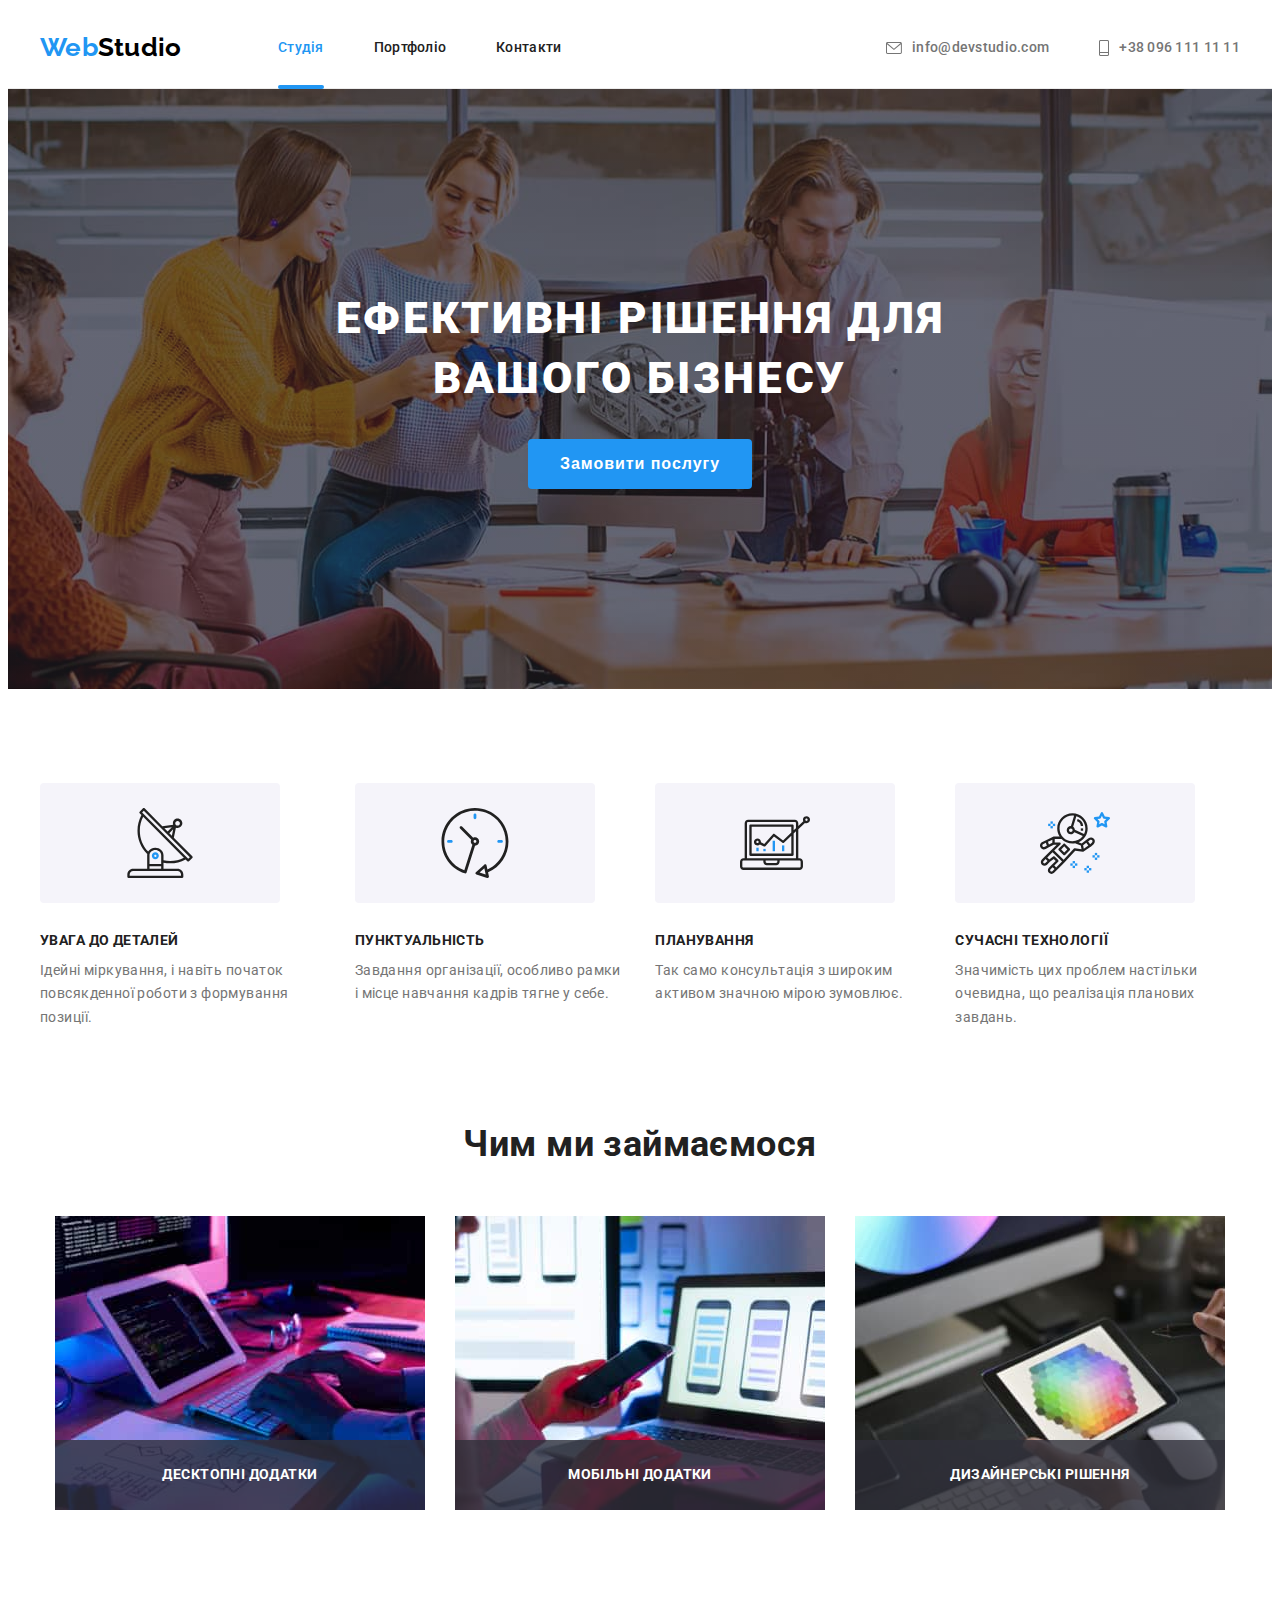
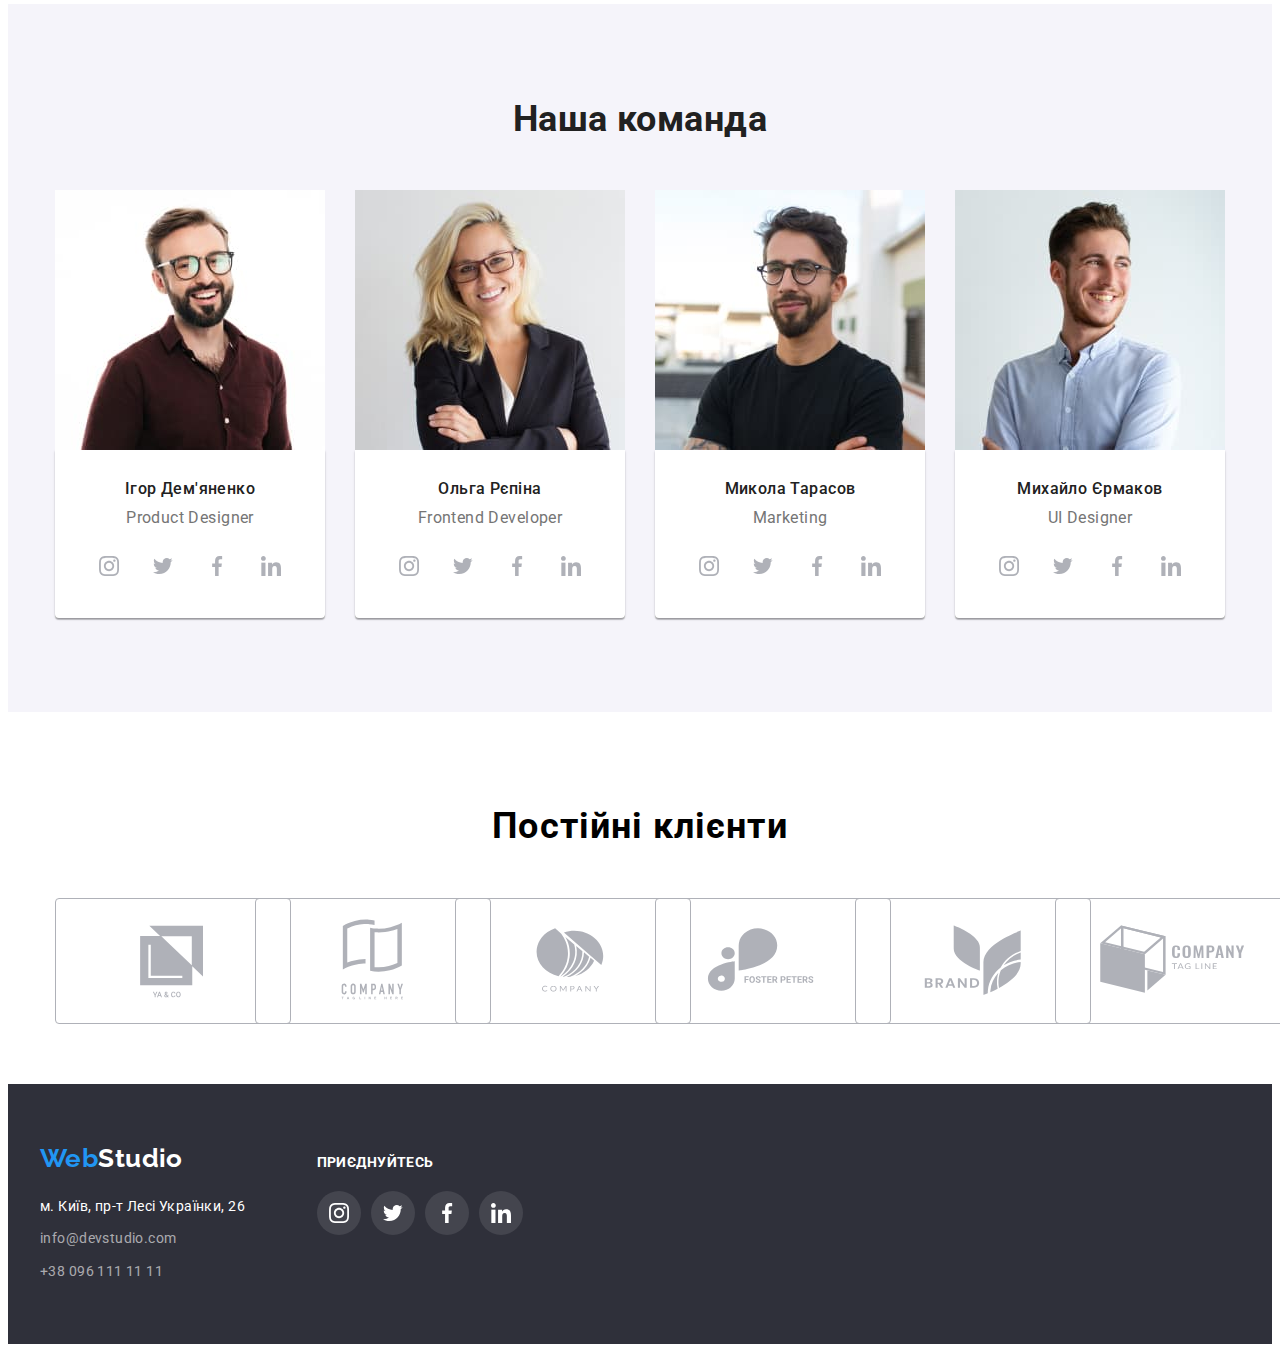
<file: index.html>
<!DOCTYPE html>
<html lang="uk">
  <head>
    <meta charset="UTF-8" />
    <meta http-equiv="X-UA-Compatible" content="IE=edge" />
    <meta name="viewport" content="width=device-width, initial-scale=1.0" />
    <title>Студія</title>
    <link rel="preconnect" href="https://fonts.googleapis.com" />
    <link rel="preconnect" href="https://fonts.gstatic.com" crossorigin />
    <link
      href="https://fonts.googleapis.com/css2?family=Raleway:wght@700&family=Roboto:wght@400;500;700;900&display=swap"
      rel="stylesheet"
    />
    <link
      rel="stylesheet"
      href="https://cdnjs.cloudflare.com/ajax/libs/modern-normalize/1.1.0/modern-normalize.min.css"
      integrity="sha512-wpPYUAdjBVSE4KJnH1VR1HeZfpl1ub8YT/NKx4PuQ5NmX2tKuGu6U/JRp5y+Y8XG2tV+wKQpNHVUX03MfMFn9Q=="
      crossorigin="anonymous"
      referrerpolicy="no-referrer"
    />
    <link rel="stylesheet" href="./css/styles.css" />
  </head>
  <body>
    <!-- Наведение по сайту -->
    <header class="header">
      <div class="container header-container">
        <a href="./index.html" class="header-logo"
          ><span class="logo-first">Web</span
          ><span class="logo-second">Studio</span>
        </a>
        <nav class="nav">
          <ul class="nav-list">
            <li class="nav-item">
              <a class="nav-link link current" href="./index.html">Студія</a>
            </li>
            <li class="nav-item">
              <a class="nav-link link" href="./portfolio.html">Портфоліо</a>
            </li>
            <li class="nav-item">
              <a class="nav-link link" href="#">Контакти</a>
            </li>
          </ul>
        </nav>
        <ul class="contacts">
          <li class="contacts-link">
            <a class="contact link" href="mailto:info@devstudio.com">
              <svg class="mail" width="16" height="12">
                <use href="./images/icons.svg#icon-mail"></use>
              </svg>
              info@devstudio.com
            </a>
          </li>
          <li class="contacts-link">
            <a class="contact link" href="tel:+380961111111">
              <svg class="phone" width="10" height="16">
                <use href="./images/icons.svg#icon-phone"></use>
              </svg>
              +38 096 111 11 11
            </a>
          </li>
        </ul>
      </div>
    </header>

    <main>
      <!-- Hero -->
      <section class="hero section">
        <div class="container">
          <h1 class="hero-title">Ефективні рішення для вашого бізнесу</h1>
          <button class="hero-button button" type="button" data-modal-open>
            Замовити послугу
          </button>
        </div>
      </section>

      <!-- Преимущества -->
      <section class="benefits section">
        <div class="container">
          <h2 class="benefits-title visually-hidden">Переваги</h2>
          <ul class="benefits-link">
            <li class="benefits-item">
              <div class="benefist-list">
                <svg class="benefits-icon-list" width="70" height="70">
                  <use
                    class="icon-benefits"
                    href="./images/icons.svg#icon-antenna"
                  ></use>
                </svg>
              </div>
              <h3 class="benefits-item-title">УВАГА ДО ДЕТАЛЕЙ</h3>
              <p class="benefits-item-text">
                Ідейні міркування, і навіть початок повсякденної роботи з
                формування позиції.
              </p>
            </li>
            <li class="benefits-item">
              <div class="benefist-list">
                <svg class="benefits-icon-list" width="70" height="70">
                  <use
                    class="icon-benefits"
                    href="./images/icons.svg#icon-clock"
                  ></use>
                </svg>
              </div>
              <h3 class="benefits-item-title">ПУНКТУАЛЬНІСТЬ</h3>
              <p class="benefits-item-text">
                Завдання організації, особливо рамки і місце навчання кадрів
                тягне у себе.
              </p>
            </li>
            <li class="benefits-item">
              <div class="benefist-list">
                <svg class="benefits-icon-list" width="70" height="70">
                  <use
                    class="icon-benefits"
                    href="./images/icons.svg#icon-diagram"
                  ></use>
                </svg>
              </div>
              <h3 class="benefits-item-title">ПЛАНУВАННЯ</h3>
              <p class="benefits-item-text">
                Так само консультація з широким активом значною мірою зумовлює.
              </p>
            </li>
            <li class="benefits-item">
              <div class="benefist-list">
                <svg class="benefits-icon-list" width="70" height="70">
                  <use
                    class="icon-benefits"
                    href="./images/icons.svg#icon-astronaut"
                  ></use>
                </svg>
              </div>
              <h3 class="benefits-item-title">СУЧАСНІ ТЕХНОЛОГІЇ</h3>
              <p class="benefits-item-text">
                Значимість цих проблем настільки очевидна, що реалізація
                планових завдань.
              </p>
            </li>
          </ul>
        </div>
      </section>

      <!-- Род занятий -->
      <section class="work section">
        <div class="container">
          <h2 class="work-title">Чим ми займаємося</h2>
          <ul class="work-images">
            <li class="work-list">
              <img src="./images/img.jpg" alt="Робота" width="370" />
              <div class="work-ideas">
                <p class="work-text">Десктопні додатки</p>
              </div>
            </li>
            <li class="work-list">
              <img src="./images/img1.jpg" alt="Тестування" width="370" />
              <div class="work-ideas">
                <p class="work-text">Мобільні додатки</p>
              </div>
            </li>
            <li class="work-list">
              <img src="./images/img2.jpg" alt="Дизайн" width="370" />
              <div class="work-ideas">
                <p class="work-text">Дизайнерські рішення</p>
              </div>
            </li>
          </ul>
        </div>
      </section>

      <!-- Команда -->
      <section class="comand section">
        <div class="container">
          <h2 class="comand-title">Наша команда</h2>
          <ul class="comand-list">
            <li class="comand-item">
              <img src="./images/person1.jpg" alt="Портрет" width="270" />
              <div class="comand-item-text">
                <p class="comand-text">Ігор Дем'яненко</p>
                <p class="comand-profession">Product Designer</p>
                <ul class="comand-media-list">
                  <li class="socials-list-item">
                    <a class="socials-link" href="">
                      <svg class="socials-icon" width="20" height="20">
                        <use href="./images/icons.svg#icon-instagram"></use>
                      </svg>
                    </a>
                  </li>
                  <li class="socials-list-item">
                    <a class="socials-link" href="">
                      <svg class="socials-icon" width="20" height="20">
                        <use href="./images/icons.svg#icon-Vector"></use>
                      </svg>
                    </a>
                  </li>
                  <li class="socials-list-item">
                    <a class="socials-link" href="">
                      <svg class="socials-icon" width="20" height="20">
                        <use href="./images/icons.svg#icon-facebook"></use>
                      </svg>
                    </a>
                  </li>
                  <li class="socials-list-item">
                    <a class="socials-link" href="">
                      <svg class="socials-icon" width="20" height="20">
                        <use href="./images/icons.svg#icon-linkedin"></use>
                      </svg>
                    </a>
                  </li>
                </ul>
              </div>
            </li>
            <li class="comand-item">
              <img src="./images/person4.jpg" alt="Портрет" width="270" />
              <div class="comand-item-text">
                <p class="comand-text">Ольга Рєпіна</p>
                <p class="comand-profession">Frontend Developer</p>
                <ul class="comand-media-list">
                  <li class="socials-list-item">
                    <a class="socials-link" href="">
                      <svg class="socials-icon" width="20" height="20">
                        <use href="./images/icons.svg#icon-instagram"></use>
                      </svg>
                    </a>
                  </li>
                  <li class="socials-list-item">
                    <a class="socials-link" href="">
                      <svg class="socials-icon" width="20" height="20">
                        <use href="./images/icons.svg#icon-Vector"></use>
                      </svg>
                    </a>
                  </li>
                  <li class="socials-list-item">
                    <a class="socials-link" href="">
                      <svg class="socials-icon" width="20" height="20">
                        <use href="./images/icons.svg#icon-facebook"></use>
                      </svg>
                    </a>
                  </li>
                  <li class="socials-list-item">
                    <a class="socials-link" href="">
                      <svg class="socials-icon" width="20" height="20">
                        <use href="./images/icons.svg#icon-linkedin"></use>
                      </svg>
                    </a>
                  </li>
                </ul>
              </div>
            </li>
            <li class="comand-item">
              <img src="./images/person3.jpg" alt="Портрет" width="270" />
              <div class="comand-item-text">
                <p class="comand-text">Микола Тарасов</p>
                <p class="comand-profession">Marketing</p>
                <ul class="comand-media-list">
                  <li class="socials-list-item">
                    <a class="socials-link" href="">
                      <svg class="socials-icon" width="20" height="20">
                        <use href="./images/icons.svg#icon-instagram"></use>
                      </svg>
                    </a>
                  </li>
                  <li class="socials-list-item">
                    <a class="socials-link" href="">
                      <svg class="socials-icon" width="20" height="20">
                        <use href="./images/icons.svg#icon-Vector"></use>
                      </svg>
                    </a>
                  </li>
                  <li class="socials-list-item">
                    <a class="socials-link" href="">
                      <svg class="socials-icon" width="20" height="20">
                        <use href="./images/icons.svg#icon-facebook"></use>
                      </svg>
                    </a>
                  </li>
                  <li class="socials-list-item">
                    <a class="socials-link" href="">
                      <svg class="socials-icon" width="20" height="20">
                        <use href="./images/icons.svg#icon-linkedin"></use>
                      </svg>
                    </a>
                  </li>
                </ul>
              </div>
            </li>
            <li class="comand-item">
              <img src="./images/person2.jpg" alt="Портрет" width="270" />
              <div class="comand-item-text">
                <p class="comand-text">Михайло Єрмаков</p>
                <p class="comand-profession">UI Designer</p>
                <ul class="comand-media-list">
                  <li class="socials-list-item">
                    <a class="socials-link" href="">
                      <svg class="socials-icon" width="20" height="20">
                        <use href="./images/icons.svg#icon-instagram"></use>
                      </svg>
                    </a>
                  </li>
                  <li class="socials-list-item">
                    <a class="socials-link" href="">
                      <svg class="socials-icon" width="20" height="20">
                        <use href="./images/icons.svg#icon-Vector"></use>
                      </svg>
                    </a>
                  </li>
                  <li class="socials-list-item">
                    <a class="socials-link" href="">
                      <svg class="socials-icon" width="20" height="20">
                        <use href="./images/icons.svg#icon-facebook"></use>
                      </svg>
                    </a>
                  </li>
                  <li class="socials-list-item">
                    <a class="socials-link" href="">
                      <svg class="socials-icon" width="20" height="20">
                        <use href="./images/icons.svg#icon-linkedin"></use>
                      </svg>
                    </a>
                  </li>
                </ul>
              </div>
            </li>
          </ul>
        </div>
      </section>
    </main>

    <!-- Постоянные Клиенты -->
    <section class="section">
      <div class="container">
        <h2 class="clients-title">Постійні клієнти</h2>
        <ul class="clients-list">
          <li class="clients-item">
            <a class="clients-link" href="#">
              <svg class="clients-icon">
                <use href="./images/icons.svg#icon-Logo"></use>
              </svg>
            </a>
          </li>
          <li class="clients-item">
            <a class="clients-link" href="#">
              <svg class="clients-icon">
                <use href="./images/icons.svg#icon-Logo-1"></use>
              </svg>
            </a>
          </li>
          <li class="clients-item">
            <a class="clients-link" href="#">
              <svg class="clients-icon">
                <use href="./images/icons.svg#icon-Logo-2"></use>
              </svg>
            </a>
          </li>
          <li class="clients-item">
            <a class="clients-link" href="#">
              <svg class="clients-icon">
                <use href="./images/icons.svg#icon-Logo-3"></use>
              </svg>
            </a>
          </li>
          <li class="clients-item">
            <a class="clients-link" href="#">
              <svg class="clients-icon">
                <use href="./images/icons.svg#icon-Logo-4"></use>
              </svg>
            </a>
          </li>
          <li class="clients-item">
            <a class="clients-link" href="#">
              <svg class="clients-icon">
                <use href="./images/icons.svg#icon-Logo-5"></use>
              </svg>
            </a>
          </li>
        </ul>
      </div>
    </section>

    <!-- Контактная инфо -->
    <footer class="footer">
      <div class="container">
        <div class="footer-content">
          <div class="footer-contact">
            <a href="./index.html" class="footer-logo"
              ><span class="logo-first">Web</span
              ><span class="logo-second color">Studio</span>
            </a>
            <address class="address">
              <ul class="footer-item">
                <li class="footer-list list-address">
                  <a
                    class="footer-map"
                    href="https://goo.gl/maps/SfLGjtbYT2zmBpAr8"
                    target="_blank"
                    rel="noopener noreferrer nofollow"
                    >м. Київ, пр-т Лесі Українки, 26</a
                  >
                </li>
                <li class="list-address">
                  <a class="footer-contact" href="mailto:info@devstudio.com"
                    >info@devstudio.com</a
                  >
                </li>
                <li class="list-address">
                  <a class="footer-contact" href="tel:+380961111111"
                    >+38 096 111 11 11</a
                  >
                </li>
              </ul>
            </address>
          </div>

          <div class="socials">
            <p class="socials-title">Приєднуйтесь</p>
            <ul class="social-list">
              <li class="social-item">
                <a class="social-link" href="">
                  <svg class="social-icon" width="20" height="20">
                    <use href="./images/icons.svg#icon-instagram"></use>
                  </svg>
                </a>
              </li>
              <li class="social-item">
                <a class="social-link" href="">
                  <svg class="social-icon" width="20" height="20">
                    <use href="./images/icons.svg#icon-Vector"></use>
                  </svg>
                </a>
              </li>
              <li class="social-item">
                <a class="social-link" href="">
                  <svg class="social-icon" width="20" height="20">
                    <use href="./images/icons.svg#icon-facebook"></use>
                  </svg>
                </a>
              </li>
              <li class="social-item">
                <a class="social-link" href="">
                  <svg class="social-icon" width="20" height="20">
                    <use href="./images/icons.svg#icon-linkedin"></use>
                  </svg>
                </a>
              </li>
            </ul>
          </div>
        </div>
      </div>
    </footer>

    <div class="backdrop is-hidden" data-modal>
      <div class="modal">
        <button class="button-close" type="button" data-modal-close>
          <svg class="icon-close" width="18" height="18">
            <use href="./images/icons.svg#icon-close-black"></use>
          </svg>
        </button>
      </div>
    </div>
    <script src="./js/modal.js"></script>
  </body>
</html>
</file>
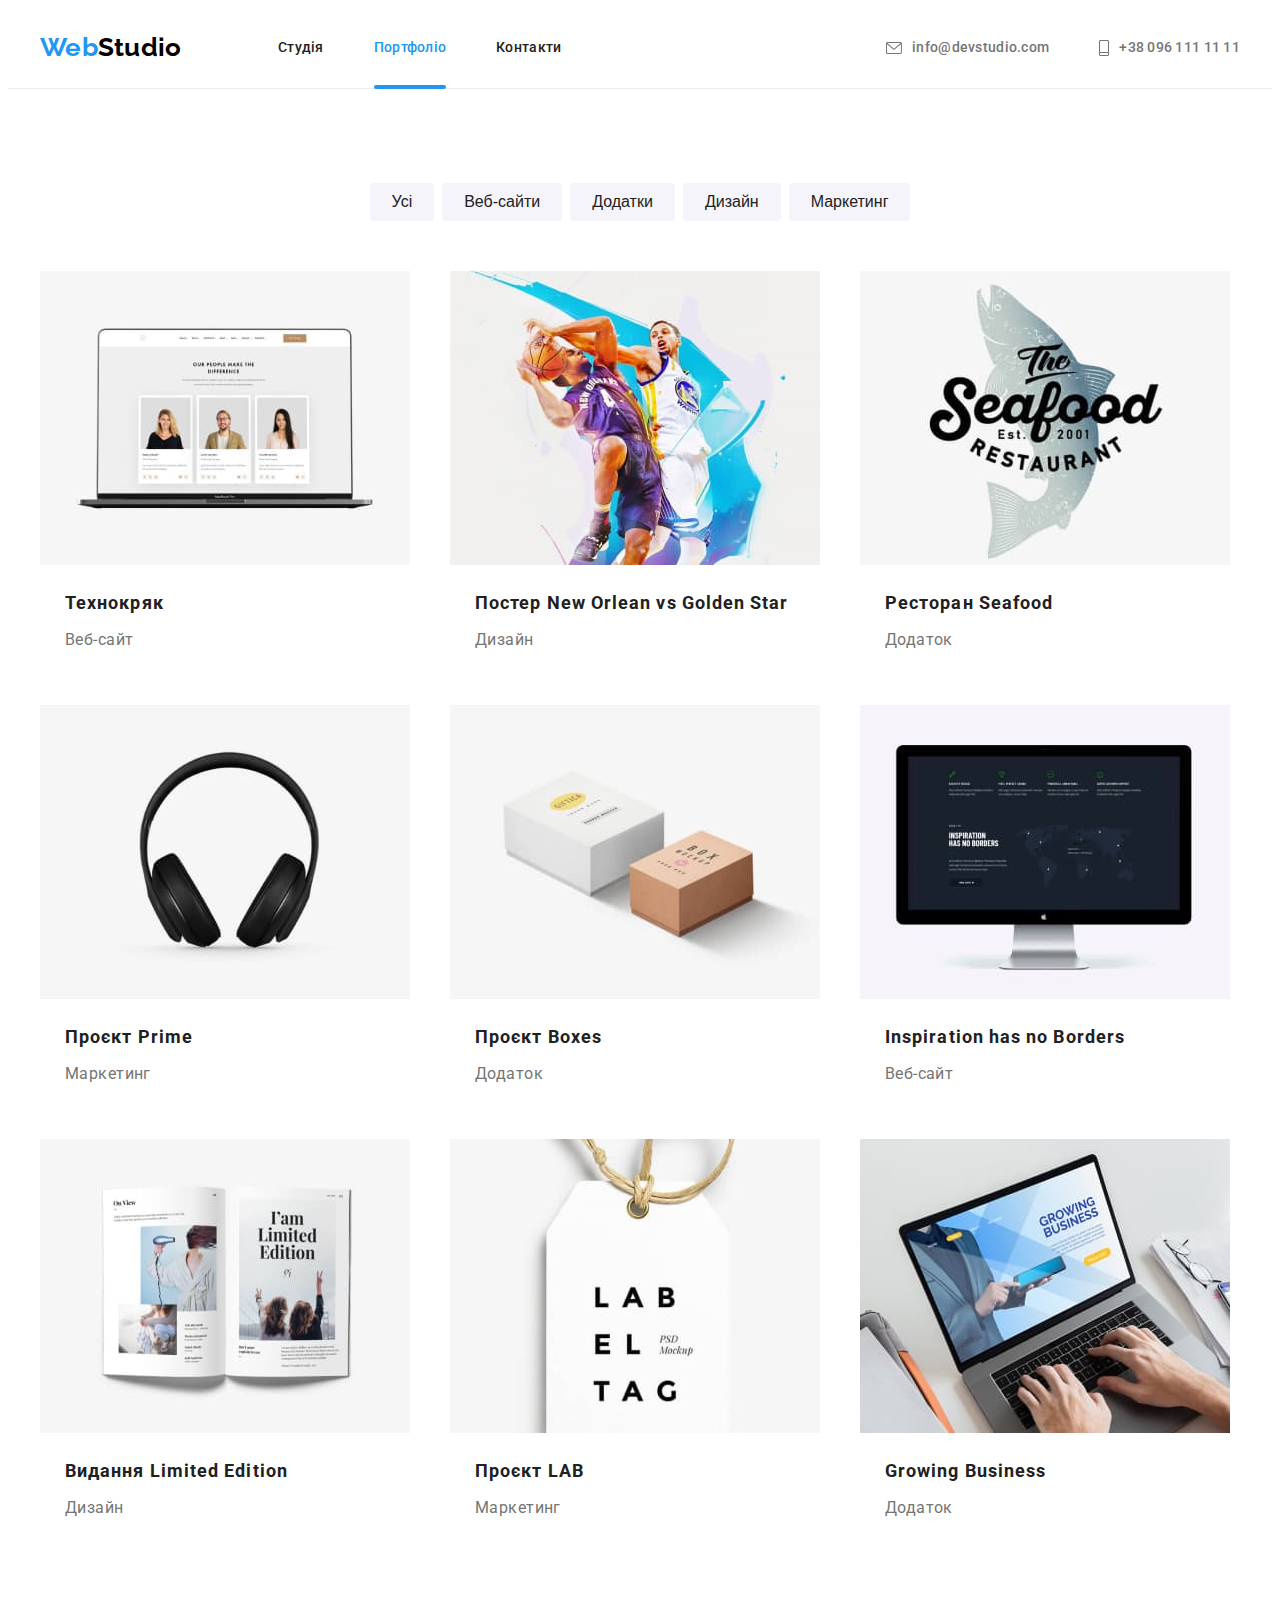
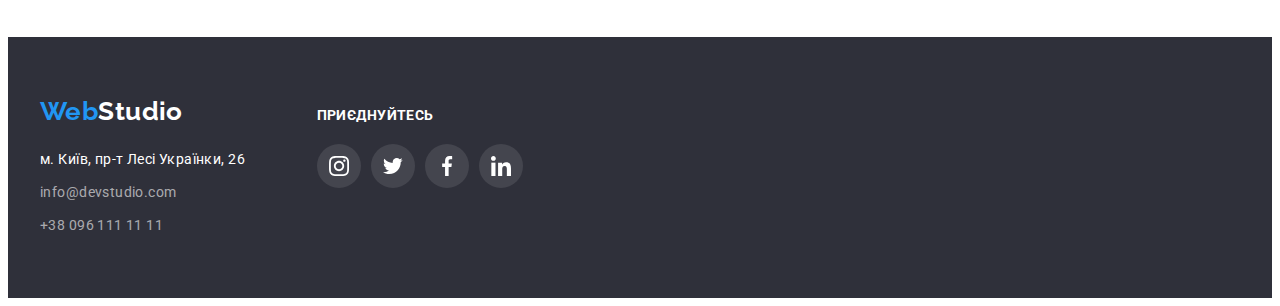
<file: portfolio.html>
<!DOCTYPE html>
<html lang="en">
  <head>
    <meta charset="UTF-8" />
    <meta http-equiv="X-UA-Compatible" content="IE=edge" />
    <meta name="viewport" content="width=device-width, initial-scale=1.0" />
    <title>Portfolio</title>
    <link rel="preconnect" href="https://fonts.googleapis.com" />
    <link rel="preconnect" href="https://fonts.gstatic.com" crossorigin />
    <link
      href="https://fonts.googleapis.com/css2?family=Raleway:wght@700&family=Roboto:wght@400;500;700;900&display=swap"
      rel="stylesheet"
    />
    <link
      rel="stylesheet"
      href="https://cdnjs.cloudflare.com/ajax/libs/modern-normalize/1.1.0/modern-normalize.min.css"
      integrity="sha512-wpPYUAdjBVSE4KJnH1VR1HeZfpl1ub8YT/NKx4PuQ5NmX2tKuGu6U/JRp5y+Y8XG2tV+wKQpNHVUX03MfMFn9Q=="
      crossorigin="anonymous"
      referrerpolicy="no-referrer"
    />
    <link rel="stylesheet" href="./css/styles.css" />
  </head>
  <body>
    <!-- Наведение по сайту -->
    <header class="header">
      <div class="container header-container">
        <a href="./index.html" class="header-logo"
          ><span class="logo-first">Web</span
          ><span class="logo-second">Studio</span>
        </a>
        <nav class="nav">
          <ul class="nav-list">
            <li class="nav-item">
              <a class="nav-link link" href="./index.html">Студія</a>
            </li>
            <li class="nav-item">
              <a class="nav-link link current" href="./portfolio.html"
                >Портфоліо</a
              >
            </li>
            <li class="nav-item">
              <a class="nav-link link" href="#">Контакти</a>
            </li>
          </ul>
        </nav>
        <ul class="contacts">
          <li class="contacts-link">
            <a class="contact link" href="mailto:info@devstudio.com">
              <svg class="mail" width="16" height="12">
                <use href="./images/icons.svg#icon-mail"></use>
              </svg>
              info@devstudio.com
            </a>
          </li>
          <li class="contacts-link">
            <a class="contact link" href="tel:+380961111111">
              <svg class="phone" width="10" height="16">
                <use href="./images/icons.svg#icon-phone"></use>
              </svg>
              +38 096 111 11 11
            </a>
          </li>
        </ul>
      </div>
    </header>

    <main>
      <section class="section">
        <div class="container">
          <h1 class="visually-hidden">Наші роботи</h1>
          <ul class="button-project">
            <li>
              <button class="portfolio-button button" type="button">Усі</button>
            </li>
            <li>
              <button class="portfolio-button button" type="button">
                Веб-сайти
              </button>
            </li>
            <li>
              <button class="portfolio-button button" type="button">
                Додатки
              </button>
            </li>
            <li>
              <button class="portfolio-button button" type="button">
                Дизайн
              </button>
            </li>
            <li>
              <button class="portfolio-button button" type="button">
                Маркетинг
              </button>
            </li>
          </ul>
          <ul class="project">
            <li class="project-list">
              <a class="project-link" href="#">
                <div class="project-thumb">
                  <img src="./images/laptop.jpg" alt="laptop" width="370" />
                  <div class="overlay">
                    <p class="project-text">
                      Ресурс пропонує комплексні пропозиції з різним рівнем
                      функціоналу та сервісів. Все це дозволить відвідувачу
                      отримати вичерпні відомості про к омпанію чи приватну
                      особу.
                    </p>
                  </div>
                </div>
                <div class="project-box">
                  <h2 class="project-item">Технокряк</h2>
                  <p class="project-works">Веб-сайт</p>
                </div>
              </a>
            </li>
            <li class="project-list">
              <a class="project-link" href="#">
                <div class="project-thumb">
                  <img
                    src="./images/basketball.jpg"
                    alt="basketball"
                    width="370"
                  />
                  <div class="overlay">
                    <p class="project-text">
                      Ресурс пропонує комплексні пропозиції з різним рівнем
                      функціоналу та сервісів. Все це дозволить відвідувачу
                      отримати вичерпні відомості про к омпанію чи приватну
                      особу.
                    </p>
                  </div>
                </div>
                <div class="project-box">
                  <h2 class="project-item">Постер New Orlean vs Golden Star</h2>
                  <p class="project-works">Дизайн</p>
                </div>
              </a>
            </li>
            <li class="project-list">
              <a class="project-link" href="#">
                <div class="project-thumb">
                  <img
                    src="./images/logorestaurant.jpg"
                    alt="logo"
                    width="370"
                  />
                  <div class="overlay">
                    <p class="project-text">
                      Ресурс пропонує комплексні пропозиції з різним рівнем
                      функціоналу та сервісів. Все це дозволить відвідувачу
                      отримати вичерпні відомості про к омпанію чи приватну
                      особу.
                    </p>
                  </div>
                </div>
                <div class="project-box">
                  <h2 class="project-item">Ресторан Seafood</h2>
                  <p class="project-works">Додаток</p>
                </div>
              </a>
            </li>
            <li class="project-list">
              <a class="project-link" href="#">
                <div class="project-thumb">
                  <img
                    src="./images/headphones.jpg"
                    alt="headphones"
                    width="370"
                  />
                  <div class="overlay">
                    <p class="project-text">
                      Ресурс пропонує комплексні пропозиції з різним рівнем
                      функціоналу та сервісів. Все це дозволить відвідувачу
                      отримати вичерпні відомості про к омпанію чи приватну
                      особу.
                    </p>
                  </div>
                </div>
                <div class="project-box">
                  <h2 class="project-item">Проєкт Prime</h2>
                  <p class="project-works">Маркетинг</p>
                </div>
              </a>
            </li>
            <li class="project-list">
              <a class="project-link" href="#">
                <div class="project-thumb">
                  <img src="./images/boxes.jpg" alt="boxes" width="370" />
                  <div class="overlay">
                    <p class="project-text">
                      Ресурс пропонує комплексні пропозиції з різним рівнем
                      функціоналу та сервісів. Все це дозволить відвідувачу
                      отримати вичерпні відомості про к омпанію чи приватну
                      особу.
                    </p>
                  </div>
                </div>
                <div class="project-box">
                  <h2 class="project-item">Проєкт Boxes</h2>
                  <p class="project-works">Додаток</p>
                </div>
              </a>
            </li>
            <li class="project-list">
              <a class="project-link" href="#">
                <div class="project-thumb">
                  <img
                    src="./images/inspiration.jpg"
                    alt="inspiration"
                    width="370"
                  />
                  <div class="overlay">
                    <p class="project-text">
                      Ресурс пропонує комплексні пропозиції з різним рівнем
                      функціоналу та сервісів. Все це дозволить відвідувачу
                      отримати вичерпні відомості про к омпанію чи приватну
                      особу.
                    </p>
                  </div>
                </div>
                <div class="project-box">
                  <h2 class="project-item">Inspiration has no Borders</h2>
                  <p class="project-works">Веб-сайт</p>
                </div>
              </a>
            </li>
            <li class="project-list">
              <a class="project-link" href="#">
                <div class="project-thumb">
                  <img src="./images/book.jpg" alt="book" width="370" />
                  <div class="overlay">
                    <p class="project-text">
                      Ресурс пропонує комплексні пропозиції з різним рівнем
                      функціоналу та сервісів. Все це дозволить відвідувачу
                      отримати вичерпні відомості про к омпанію чи приватну
                      особу.
                    </p>
                  </div>
                </div>
                <div class="project-box">
                  <h2 class="project-item">Видання Limited Edition</h2>
                  <p class="project-works">Дизайн</p>
                </div>
              </a>
            </li>
            <li class="project-list">
              <a class="project-link" href="#">
                <div class="project-thumb">
                  <img src="./images/tag.jpg" alt="tag" width="370" />
                  <div class="overlay">
                    <p class="project-text">
                      Ресурс пропонує комплексні пропозиції з різним рівнем
                      функціоналу та сервісів. Все це дозволить відвідувачу
                      отримати вичерпні відомості про к омпанію чи приватну
                      особу.
                    </p>
                  </div>
                </div>
                <div class="project-box">
                  <h2 class="project-item">Проєкт LAB</h2>
                  <p class="project-works">Маркетинг</p>
                </div>
              </a>
            </li>
            <li class="project-list">
              <a class="project-link" href="#">
                <div class="project-thumb">
                  <img src="./images/business.jpg" alt="business" width="370" />
                  <div class="overlay">
                    <p class="project-text">
                      Ресурс пропонує комплексні пропозиції з різним рівнем
                      функціоналу та сервісів. Все це дозволить відвідувачу
                      отримати вичерпні відомості про к омпанію чи приватну
                      особу.
                    </p>
                  </div>
                </div>
                <div class="project-box">
                  <h2 class="project-item">Growing Business</h2>
                  <p class="project-works">Додаток</p>
                </div>
              </a>
            </li>
          </ul>
        </div>
      </section>
    </main>

    <!-- Контактная инфо -->
    <footer class="footer">
      <div class="container">
        <div class="footer-content">
          <div class="footer-contact">
            <a href="./index.html" class="footer-logo"
              ><span class="logo-first">Web</span
              ><span class="logo-second color">Studio</span>
            </a>
            <address class="address">
              <ul class="footer-item">
                <li class="footer-list list-address">
                  <a
                    class="footer-map"
                    href="https://goo.gl/maps/SfLGjtbYT2zmBpAr8"
                    target="_blank"
                    rel="noopener noreferrer nofollow"
                    >м. Київ, пр-т Лесі Українки, 26</a
                  >
                </li>
                <li class="list-address">
                  <a class="footer-contact" href="mailto:info@devstudio.com"
                    >info@devstudio.com</a
                  >
                </li>
                <li class="list-address">
                  <a class="footer-contact" href="tel:+380961111111"
                    >+38 096 111 11 11</a
                  >
                </li>
              </ul>
            </address>
          </div>

          <div class="socials">
            <p class="socials-title">Приєднуйтесь</p>
            <ul class="social-list">
              <li class="social-item">
                <a class="social-link" href="">
                  <svg class="social-icon" width="20" height="20">
                    <use href="./images/icons.svg#icon-instagram"></use>
                  </svg>
                </a>
              </li>
              <li class="social-item">
                <a class="social-link" href="">
                  <svg class="social-icon" width="20" height="20">
                    <use href="./images/icons.svg#icon-Vector"></use>
                  </svg>
                </a>
              </li>
              <li class="social-item">
                <a class="social-link" href="">
                  <svg class="social-icon" width="20" height="20">
                    <use href="./images/icons.svg#icon-facebook"></use>
                  </svg>
                </a>
              </li>
              <li class="social-item">
                <a class="social-link" href="">
                  <svg class="social-icon" width="20" height="20">
                    <use href="./images/icons.svg#icon-linkedin"></use>
                  </svg>
                </a>
              </li>
            </ul>
          </div>
        </div>
      </div>
    </footer>
  </body>
</html>
</file>
<file: css/styles.css>
:root {
  --background-color: #ffffff;
  --main-color: #212121;
  --second-color: #757575;
  --color-button: #2196f3;
  --background-color-button: #188ce8;
  --background-color-team: #f5f4fa;
  --bcg-second: #2f303a;
  --third-color: rgba(255, 255, 255, 0.6);
}

body {
  font-family: "Roboto", sans-serif;
  font-size: 14px;
  font-weight: 500;
  background: var(--background-color);
  letter-spacing: 0.03em;
}

h1,
h2,
h3,
h4,
h5,
h6,
p {
  margin: 0;
  padding: 0;
}

button {
  cursor: pointer;
  padding: 0;
}

.link:hover,
.link:focus {
  color: var(--color-button);
  transition-property: color;
  transition-duration: 250ms;
  transition-timing-function: cubic-bezier(0.4, 0, 0.2, 1);
}

.container {
  width: 1200px;
  margin: 0 auto;
  padding-left: 15px;
  padding-right: 15px;
  margin: auto;
}

.section {
  padding-top: 94px;
  padding-bottom: 94px;
}

img {
  display: block;
}

a {
  text-decoration: none;
}

ul {
  margin: 0;
  padding: 0;
  list-style: none;
}

span {
  font-family: "Raleway", sans-serif;
  font-weight: 700;
  font-size: 26px;
  line-height: 1.14;
}

.visually-hidden {
  position: absolute;
  white-space: nowrap;
  width: 1px;
  height: 1px;
  overflow: hidden;
  border: 0;
  padding: 0;
  clip: rect(0 0 0 0);
  clip-path: inset(50%);
  margin: -1px;
}

/* Header */

.header-container {
  display: flex;
  align-items: center;
}

.nav-item .current {
  color: var(--color-button);
}

.nav-item {
  position: relative;
}

.header-logo {
  display: block;
  width: 145px;
  margin-right: 93px;
}

.logo-first {
  color: var(--color-button);
}

.logo-second {
  color: #000000;
}

.header {
  font-style: normal;
  line-height: 1.14;
  letter-spacing: 0.02em;
  background-color: var(--background-color);
  border-bottom: 1px solid #ececec;
}

.nav-list {
  display: flex;
  padding: 32px 0;
  gap: 50px;
}

.contacts {
  display: flex;
  align-items: center;
  justify-content: center;
  margin-left: auto;
  padding: 32px 0;
  gap: 50px;
}

.nav-link {
  color: var(--main-color);
  transition-property: color;
  transition-duration: 250ms;
  transition-timing-function: cubic-bezier(0.4, 0, 0.2, 1);
}

.current::after {
  position: absolute;
  content: "";
  left: 0;
  bottom: -33px;
  width: 100%;
  height: 4px;
  background-color: var(--color-button);
  border-radius: 2px;
}

.contact {
  display: flex;
  align-items: center;
  align-self: baseline;
  color: var(--second-color);
  transition-property: color;
  transition-duration: 250ms;
  transition-timing-function: cubic-bezier(0.4, 0, 0.2, 1);
}

.mail,
.phone {
  margin-right: 10px;
  fill: var(--second-color);
}

.contact:hover .mail,
.contact:focus .mail,
.contact:hover .phone,
.contact:focus .phone {
  fill: var(--color-button);
}

.contact:hover,
.contact:focus {
  transition-property: color;
  transition-duration: 250ms;
  transition-timing-function: cubic-bezier(0.4, 0, 0.2, 1);
}

/* Hero Section */

.hero {
  max-width: 1600px;
  padding-top: 200px;
  padding-bottom: 200px;
  margin: 0 auto;
  background-color: var(--bcg-second);
  background-image: linear-gradient(
      to right,
      rgba(47, 48, 58, 0.4),
      rgba(47, 48, 58, 0.4)
    ),
    url(../images/bg-comand.jpg);

  background-repeat: no-repeat;
  background-size: cover;
  background-position: center;
}

.hero-title {
  max-width: 696px;
  margin: 0 auto;
  margin-bottom: 30px;
  font-weight: 900;
  font-size: 44px;
  line-height: 1.36;
  text-align: center;
  letter-spacing: 0.06em;
  text-transform: uppercase;
  color: var(--background-color);
}

.hero-button {
  display: flex;
  margin-left: auto;
  margin-right: auto;
  padding: 10px 32px;
  border-radius: 4px;
  border: transparent;

  font-weight: 700;
  font-size: 16px;
  line-height: 1.87;
  letter-spacing: 0.06em;

  color: var(--background-color);
  background-color: var(--color-button);

  transition-property: background-color;
  transition-duration: 250ms;
  transition-timing-function: cubic-bezier(0.4, 0, 0.2, 1);
}

.hero-button:hover,
.hero-button:focus {
  background-color: var(--background-color-button);
  transition-property: background-color;
  transition-duration: 250ms;
  transition-timing-function: cubic-bezier(0.4, 0, 0.2, 1);
}

.button:hover,
.button:focus {
  background-color: var(--background-color-button);
  transition-property: background-color;
  transition-duration: 250ms;
  transition-timing-function: cubic-bezier(0.4, 0, 0.2, 1);
}

/* Benefits Section */

.benefits-link-icon {
  display: flex;
  align-items: center;
  justify-content: center;
  gap: 30px;
}

.benefits-link-icon {
  display: flex;
  align-items: center;
  justify-content: center;
}

.benefits-link {
  display: flex;
  justify-content: center;
  gap: 30px;
}

.benefist-list {
  display: flex;
  align-items: center;
  justify-content: center;
  width: 240px;
  height: 120px;
  margin-bottom: 30px;
  border-radius: 4px;
  background-color: var(--background-color-team);
}

.benefits-item-icon {
  padding: 25px 100px;
  background-color: var(--background-color-team);
  border-radius: 4px;
  margin-bottom: 30px;
}

.benefits-item-title {
  margin-bottom: 10px;
  font-weight: 700;
  font-size: 14px;
  line-height: 1.14;
  text-transform: uppercase;
  color: var(--main-color);
}

.benefits-item-text {
  min-width: 270px;
  font-weight: 400;
  line-height: 1.71;
  color: var(--second-color);
}

/* work */

.work {
  padding-top: 0;
}

.work-title {
  margin-bottom: 50px;
  font-weight: 700;
  font-size: 36px;
  line-height: 1.16;
  text-align: center;
  color: var(--main-color);
}

.work-images {
  display: flex;
  flex-wrap: wrap;
  justify-content: center;
  gap: 30px;
}

.work-list {
  position: relative;
}

.work-ideas {
  position: absolute;
  display: flex;
  align-items: center;
  justify-content: center;
  left: 0;
  bottom: 0;
  width: 100%;
  height: 70px;
  background: rgba(47, 48, 58, 0.8);
}

.work-text {
  font-weight: 700;
  line-height: 1.14;
  text-align: center;
  text-transform: uppercase;
  color: var(--background-color);
}

/* Comands */

.comand-list {
  display: flex;
  justify-content: center;
  flex-wrap: wrap;
  gap: 30px;
}

.comand {
  background-color: var(--background-color-team);
}

.comand-item {
  background-color: var(--background-color);
}

.comand-title {
  margin-bottom: 50px;
  font-weight: 700;
  font-size: 36px;
  line-height: 42px;
  text-align: center;
  color: var(--main-color);
}

.comand-item-text {
  padding: 30px 0;
  text-align: center;
  box-shadow: 0px 1px 3px rgba(0, 0, 0, 0.12), 0px 1px 1px rgba(0, 0, 0, 0.14),
    0px 2px 1px rgba(0, 0, 0, 0.2);
  border-radius: 0px 0px 4px 4px;
}

.comand-text {
  margin-bottom: 10px;
  font-size: 16px;
  line-height: 1.18;
  color: var(--main-color);
}

.comand-profession {
  font-weight: 400;
  font-size: 16px;
  line-height: 1.18;
  margin-bottom: 16px;
  color: var(--second-color);
}

.comand-media-list {
  display: flex;
  justify-content: center;
  gap: 10px;
}

.socials-link {
  display: flex;
  align-items: center;
  justify-content: center;
  width: 44px;
  height: 44px;
  background-color: var(--background-color);
  border-radius: 50%;
  transition-property: background-color;
  transition-duration: 250ms;
  transition-timing-function: cubic-bezier(0.4, 0, 0.2, 1);
}

.socials-icon {
  fill: #afb1b8;
  transition-property: fill;
  transition-duration: 250ms;
  transition-timing-function: cubic-bezier(0.4, 0, 0.2, 1);
}

.socials-link:hover .socials-icon,
.socials-link:focus .socials-icon {
  fill: var(--background-color);
}

.socials-link:hover,
.socials-link:focus {
  color: var(--background-color);
  background-color: var(--color-button);
}

/* Постоянные Клиенты */

.clients-title {
  text-align: center;
  font-weight: 700;
  font-size: 36px;
  line-height: 1.16;
  letter-spacing: 0.03em;
  margin-bottom: 50px;
}

.clients-list {
  display: flex;
  justify-content: center;
  gap: 30px;
}

.clients-link {
  display: block;
  width: 170px;
  height: 92px;
  border-radius: 4px;
}

.clients-icon {
  width: 100%;
  height: 100%;
  padding: 16px 32px;
  border-radius: inherit;
  fill: #afb1b8;
  border: 1px solid #afb1b8;
  transition-property: fill, background-color;
  transition-duration: 250ms;
  transition-timing-function: cubic-bezier(0.4, 0, 0.2, 1);
}

.clients-link:hover .clients-icon,
.clients-link:focus .clients-icon {
  fill: var(--color-button);
  border-radius: var(--color-button);
  border-radius: 4px;
}

.clients-link:hover .clients-icon,
.clients-link:focus .clients-icon {
  color: var(--color-button);
  border: 1px solid var(--color-button);
}

/* Footer */
.footer-content {
  display: flex;
  align-items: baseline;
}

.footer {
  display: flex;
  padding: 60px 0;
  background-color: var(--bcg-second);
  font-style: normal;
}

.footer-logo {
  display: block;
  margin-bottom: 20px;
}

.list-address:not(:last-child) {
  margin-bottom: 9px;
}

.footer-map {
  font-weight: 400;
  line-height: 1.71;
  color: var(--background-color);
}

.footer-contact {
  margin-right: 70px;
  font-weight: 400;
  line-height: 1.71;
  color: var(--third-color);
}

.color {
  color: var(--background-color);
}

.socials-title {
  font-weight: 700;
  font-size: 14px;
  line-height: 1.14;
  color: var(--background-color);
  text-transform: uppercase;
  margin-bottom: 20px;
}

.social-list {
  display: flex;
  gap: 10px;
}

.social-link {
  display: flex;
  align-items: center;
  justify-content: center;
  width: 44px;
  height: 44px;
  background-color: rgba(255, 255, 255, 0.1);
  border-radius: 50%;
  transition-property: background-color;
  transition-duration: 250ms;
  transition-timing-function: cubic-bezier(0.4, 0, 0.2, 1);
}

.social-icon {
  fill: var(--background-color);
  transition-property: fill;
  transition-duration: 250ms;
  transition-timing-function: cubic-bezier(0.4, 0, 0.2, 1);
}

.social-icon:hover .social-icon,
.social-icon:focus .social-icon {
  background-color: var(--color-button);
  transition-duration: 250ms;
  transition-timing-function: cubic-bezier(0.4, 0, 0.2, 1);
}

.social-link:hover,
.social-link:focus {
  color: var(--background-color);
  background-color: var(--color-button);
}

/* Portfolio */

.button-project {
  display: flex;
  justify-content: center;
  gap: 8px;
  margin-bottom: 50px;
}

.portfolio-button {
  padding: 6px 22px;
  border: transparent;
  border-radius: 4px;
  font-weight: 500;
  font-size: 16px;
  line-height: 1.62;
  text-align: center;
  color: var(--main-color);
  background-color: var(--background-color-team);

  transition-property: color, background-color;
  transition-duration: 250ms;
  transition-timing-function: cubic-bezier(0.4, 0, 0.2, 1);
}

.portfolio-button:hover,
.portfolio-button:focus {
  color: var(--background-color);
  background-color: var(--color-button);
}

.project {
  display: flex;
  flex-wrap: wrap;
  gap: 30px;
}

.project-list {
  flex-basis: calc((100% - 30px * 2) / 3);
}

.project-link {
  display: block;
  width: 370px;
  height: 404px;
  transition-property: transform;
  transition-duration: 250ms;
  transition-timing-function: cubic-bezier(0.4, 0, 0.2, 1);
}

.project-link:hover,
.project-link:focus::before {
  box-shadow: 0px 1px 1px rgba(0, 0, 0, 0.12), 0px 4px 4px rgba(0, 0, 0, 0.06),
    1px 4px 6px rgba(0, 0, 0, 0.16);
}

.project-box{
  border: 1px solid var(--background-color);
  border-top: none;
  padding: 20px 24px;
}

.project-thumb {
  position: relative;
  overflow: hidden;
}

.overlay {
  position: absolute;
  top: 0;
  left: 0;
  width: 100%;
  height: 100%;

  display: flex;
  text-align: center;
  justify-content: center;
  color: var(--background-color);
  background-color: rgba(33, 150, 243, 0.9);

  transform: translateY(101%);

  transition-property: transform;
  transition-duration: 250ms;
  transition-timing-function: cubic-bezier(0.4, 0, 0.2, 1);
}

.project-list:hover .overlay,
.project-list:focus .overlay {
  transform: translateY(0);
}

.project-text {
  padding: 63px 24px;
  font-weight: 400;
  font-size: 18px;
  line-height: 1.55;
}

.project-item {
  margin-bottom: 4px;
  font-weight: 700;
  font-size: 18px;
  line-height: 2;
  letter-spacing: 0.06em;
  color: var(--main-color);
}

.project-works {
  font-weight: 400;
  font-size: 16px;
  line-height: 1.87;
  color: var(--second-color);
}

.address {
  font-style: normal;
}

.footer-list:not(:last-child) {
  margin-bottom: 9px;
}

/* \\\\\\\\\\\\\\\
   FROM\\\\\\\\\\\ */

.backdrop {
  position: fixed;
  top: 0;
  left: 0;

  width: 100%;
  height: 100%;
  background: rgba(0, 0, 0, 0.2);

  opacity: 1;
  visibility: visible;
  pointer-events: initial;

  transition: opacity 250ms cubic-bezier(0.4, 0, 0.2, 1),
    visibility 250ms cubic-bezier(0.4, 0, 0.2, 1);
}

.backdrop.is-hidden {
  opacity: 0;
  visibility: hidden;
  pointer-events: none;
}

.modal {
  position: absolute;
  top: 50%;
  left: 50%;

  transform: translate(-50%, -50%);
  width: 528px;
  height: 581px;

  background-color: var(--background-color);
  box-shadow: 0px 1px 3px rgba(0, 0, 0, 0.12), 0px 1px 1px rgba(0, 0, 0, 0.14),
    0px 2px 1px rgba(0, 0, 0, 0.2);
  border-radius: 4px;
}

.button-close {
  position: absolute;
  top: 8px;
  right: 8px;
  display: flex;
  align-items: center;
  justify-content: center;
  width: 30px;
  height: 30px;

  background-color: transparent;
  border-radius: 50%;
  border: 1px solid rgba(0, 0, 0, 0.1);
  cursor: pointer;
}
</file>
